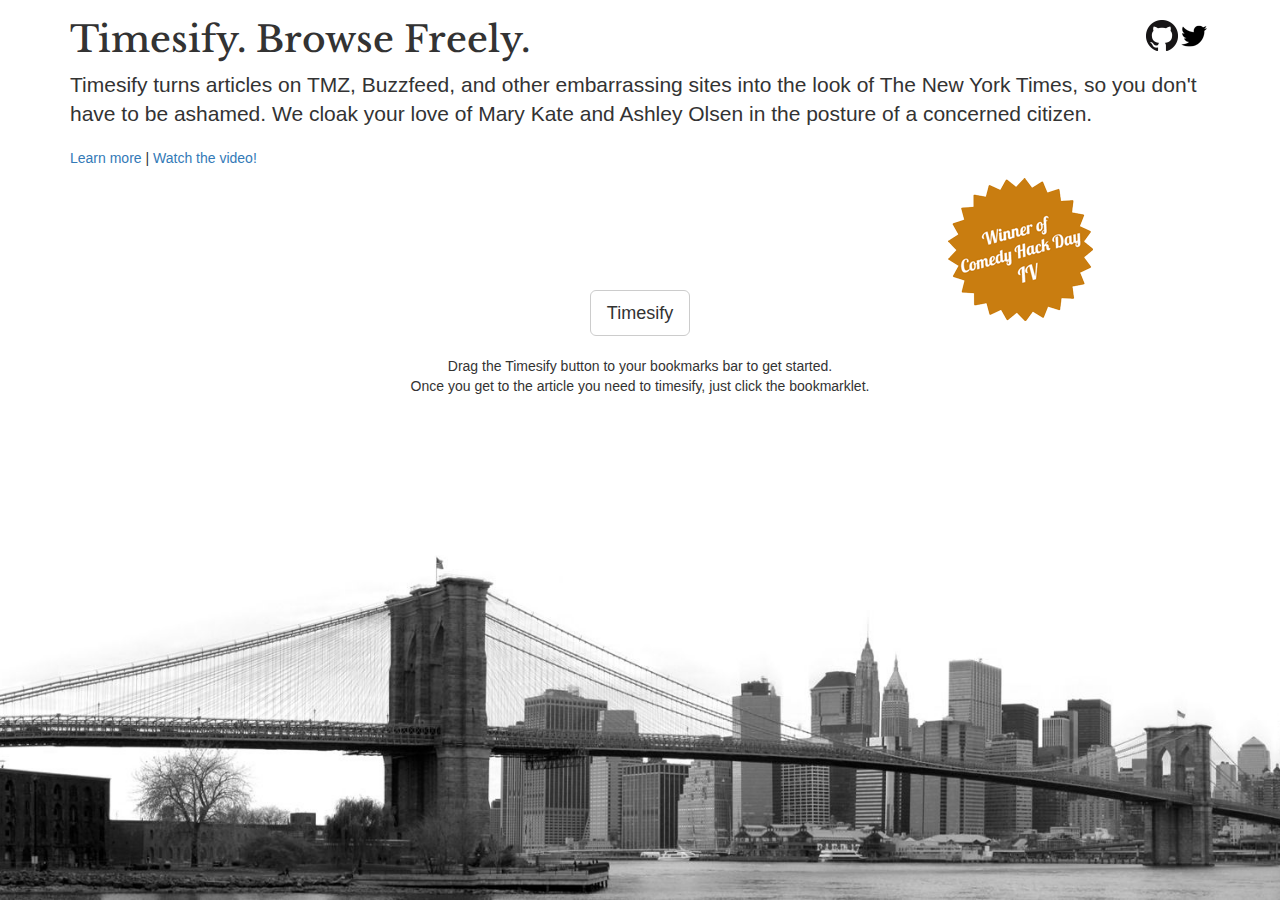
<file: index.html>
<!DOCTYPE html>
<!--[if lt IE 7]>      <html class="no-js lt-ie9 lt-ie8 lt-ie7"> <![endif]-->
<!--[if IE 7]>         <html class="no-js lt-ie9 lt-ie8"> <![endif]-->
<!--[if IE 8]>         <html class="no-js lt-ie9"> <![endif]-->
<!--[if gt IE 8]><!--> <html class="no-js"> <!--<![endif]-->
<head>
    <meta charset="utf-8">
    <meta http-equiv="X-UA-Compatible" content="IE=edge">
    <title>Timesify</title>
    <meta name="description" content="">
    <meta name="viewport" content="width=device-width, initial-scale=1">
    <!-- Place favicon.ico and apple-touch-icon.png in the root directory -->
    <link href='http://fonts.googleapis.com/css?family=Libre+Baskerville' rel='stylesheet' type='text/css'>
        <link rel="stylesheet" href="css/normalize.css">
        <link rel="stylesheet" href="css/main.css">
        <link rel="stylesheet" href="http://netdna.bootstrapcdn.com/bootstrap/3.1.1/css/bootstrap.min.css">
        <style>
          html {
            background: url(images/brooklyn-bridge.jpg) no-repeat center center fixed;
            -webkit-background-size: cover;
            -moz-background-size: cover;
            -o-background-size: cover;
            background-size: cover;
          }
        </style>
    </head>
    <body>
        <!--[if lt IE 7]>
        <p class="browsehappy">You are using an <strong>outdated</strong> browser. Please <a href="http://browsehappy.com/">upgrade your browser</a> to improve your experience.</p>
        <![endif]-->
        <!-- Add your site or application content here -->
        <div class="site-wrapper">
            <div class="site-wrapper-inner">
                <div class="container">
                    <div class="inner cover">
                        <a href="https://twitter.com/timesify" class="pull-right">
                        <img src="images/twitter-logo-png-black.png" >
                        </a>
                        <a href="https://github.com/dfenjves/timesify" class="pull-right">
                        <img src="images/GitHub-Mark-32px.png" >
                        </a>
                        <h1 class="cover-heading">Timesify. Browse Freely.</h1>
                        <p class="lead">
                          Timesify turns articles on TMZ, Buzzfeed, and other embarrassing sites into the look of The New York Times, so you don't have to be ashamed. We cloak your love of Mary Kate and Ashley Olsen in the posture of a concerned citizen.
                        </p>
                        <p>
                          <a href="#about" data-toggle="modal" data-target="#about">
                            Learn more
                          </a>
                          | 
                          <a href="#video" data-toggle="modal" data-target="#video">
                            Watch the video!
                          </a>
                        </p>
                    </div>
                    <div class="row">
                        <div class="col-xs-3">
                        </div>
                        <div class="col-xs-6 align-center">
                            <p class="lead">
                            <a href="javascript:window.location='http://www.timesify.com/go.html?url='+window.location.href;" class="btn btn-lg btn-default">Timesify</a>
                            </p>
                            <p>Drag the Timesify button to your bookmarks bar to get started.
                            <br />
                            Once you get to the article you need to timesify, just click the bookmarklet.
                            </p>
                        </div>
                        <div class="col-xs-3">
                            <a href="http://www.comedyhackday.org/nyc/" class="pull-left" id="starburst">
                              <img src="images/starburst2.png" alt="Winner of Comedy Hack Day 4">
                            </a>
                        </div>
                    </div>
                    <div class="mastfoot">
                        <div class="inner">
                        </div>
                    </div>
                </div>
            </div>
        </div>

        <!-- Modal -->
        <div class="modal fade" id="about" tabindex="-1" role="dialog" aria-labelledby="about" aria-hidden="true">
          <div class="modal-dialog">
            <div class="modal-content">
              <div class="modal-header">
                <button type="button" class="close" data-dismiss="modal" aria-hidden="true">&times;</button>
                <h4 class="modal-title" id="myModalLabel">About Timesify</h4>
              </div>
              <div class="modal-body">
                <h4>What It Is:</h4>
                <p>
                  Timesify hides embarrassing articles — the ones you're reading all the time (Gawker, TMZ, Upworthy, et al.) — and gives them the appearance of being a New York Times article. You read about butt injections, but look like you give a damn. 
                </p>

                <h4>How to Use It:</h4>
                <p>
                  On the Timesify homepage, drag the box that says "Timesify" to your bookmark bar. Any time you're on an article you'd like to Timesify, just click the Timesify bookmarklet. Family and friends will instantly think you're smarter than you are. 
                </p>

                <p>
                  The text of the embarrassing article will be found on a page that appears to be the New York Times with a headline and photo from a New York Times article (always selected from the most recent articles the Times has published, using the Open Times API from Mashery). 
                </p>

                <p>
                  At the start of the text there is a small section called in case you missed it that will summarize the article you are pretending to read in one to two sentences. That way if anyone asks you what you're reading about, you can tell them exactly what that article you aren't reading is about. Go ahead and read that no matter what. That might be the most news you read this week.
                </p>

                <p>
                  If you'd like to see the images from the embarrassing article, just click the ad in the right-hand bar of the Timesified article and the ad will turn into the images from the article. Click it again to see the next photo on the page in case of listicle. 
                </p>

                <p>
                  Go forth. Pretend to be something better than you are.
                </p>
              </div>
              <div class="modal-footer">
                Made by <a href="https://twitter.com/dfenjves" target="_blank">@dfenjves</a>, <a href="https://twitter.com/dlukenelson" target="_blank">@dlukenelson</a>, and <a href="https://twitter.com/kitopastorino" target="_blank">@kitopastorino</a>.
              </div>
            </div>
          </div>
        </div>

        <div class="modal fade" id="video" tabindex="-1" role="dialog" aria-labelledby="video" aria-hidden="true">
          <div class="modal-dialog">
            <div class="modal-content">
              <div class="modal-header">
                <button type="button" class="close" data-dismiss="modal" aria-hidden="true">&times;</button>
                <h4 class="modal-title" id="myModalLabel">Timesify</h4>
              </div>
              <div class="modal-body">
                <iframe width="560" height="315" src="http://www.youtube.com/embed/B8KkKmMsy1g?rel=0" frameborder="0" allowfullscreen></iframe>
              </div>
            </div>
          </div>
        </div>

        <script src="http://ajax.googleapis.com/ajax/libs/jquery/1.10.2/jquery.min.js"></script>
        <script src="http://netdna.bootstrapcdn.com/bootstrap/3.1.1/js/bootstrap.min.js"></script>
        <!-- Google Analytics: change UA-XXXXX-X to be your site's ID. -->
        <script>
          (function(b,o,i,l,e,r){b.GoogleAnalyticsObject=l;b[l]||(b[l]=
          function(){(b[l].q=b[l].q||[]).push(arguments)});b[l].l=+new Date;
          e=o.createElement(i);r=o.getElementsByTagName(i)[0];
          e.src='//www.google-analytics.com/analytics.js';
          r.parentNode.insertBefore(e,r)}(window,document,'script','ga'));
          ga('create','UA-51919376-1', 'timesify.com');ga('send','pageview');
        </script>
    </body>
</html>
</file>
<file: css/main.css>
/*! HTML5 Boilerplate v4.3.0 | MIT License | http://h5bp.com/ */

/*
 * What follows is the result of much research on cross-browser styling.
 * Credit left inline and big thanks to Nicolas Gallagher, Jonathan Neal,
 * Kroc Camen, and the H5BP dev community and team.
 */

/* ==========================================================================
   Base styles: opinionated defaults
   ========================================================================== */

html,
button,
input,
select,
textarea {
    color: #222;
}

html {
    font-size: 1em;
    line-height: 1.4;
}

/*
 * Remove text-shadow in selection highlight: h5bp.com/i
 * These selection rule sets have to be separate.
 * Customize the background color to match your design.
 */

::-moz-selection {
    background: #b3d4fc;
    text-shadow: none;
}

::selection {
    background: #b3d4fc;
    text-shadow: none;
}

/*
 * A better looking default horizontal rule
 */

hr {
    display: block;
    height: 1px;
    border: 0;
    border-top: 1px solid #ccc;
    margin: 1em 0;
    padding: 0;
}

/*
 * Remove the gap between images, videos, audio and canvas and the bottom of
 * their containers: h5bp.com/i/440
 */

audio,
canvas,
img,
video {
    vertical-align: middle;
}

/*
 * Remove default fieldset styles.
 */

fieldset {
    border: 0;
    margin: 0;
    padding: 0;
}

/*
 * Allow only vertical resizing of textareas.
 */

textarea {
    resize: vertical;
}

/* ==========================================================================
   Browse Happy prompt
   ========================================================================== */

.browsehappy {
    margin: 0.2em 0;
    background: #ccc;
    color: #000;
    padding: 0.2em 0;
}

/* ==========================================================================
   Author's custom styles
   ========================================================================== */

















/* ==========================================================================
   Helper classes
   ========================================================================== */

/*
 * Image replacement
 */

.ir {
    background-color: transparent;
    border: 0;
    overflow: hidden;
    /* IE 6/7 fallback */
    *text-indent: -9999px;
}

.ir:before {
    content: "";
    display: block;
    width: 0;
    height: 150%;
}

/*
 * Hide from both screenreaders and browsers: h5bp.com/u
 */

.hidden {
    display: none !important;
    visibility: hidden;
}

/*
 * Hide only visually, but have it available for screenreaders: h5bp.com/v
 */

.visuallyhidden {
    border: 0;
    clip: rect(0 0 0 0);
    height: 1px;
    margin: -1px;
    overflow: hidden;
    padding: 0;
    position: absolute;
    width: 1px;
}

/*
 * Extends the .visuallyhidden class to allow the element to be focusable
 * when navigated to via the keyboard: h5bp.com/p
 */

.visuallyhidden.focusable:active,
.visuallyhidden.focusable:focus {
    clip: auto;
    height: auto;
    margin: 0;
    overflow: visible;
    position: static;
    width: auto;
}

/*
 * Hide visually and from screenreaders, but maintain layout
 */

.invisible {
    visibility: hidden;
}

/*
 * Clearfix: contain floats
 *
 * For modern browsers
 * 1. The space content is one way to avoid an Opera bug when the
 *    `contenteditable` attribute is included anywhere else in the document.
 *    Otherwise it causes space to appear at the top and bottom of elements
 *    that receive the `clearfix` class.
 * 2. The use of `table` rather than `block` is only necessary if using
 *    `:before` to contain the top-margins of child elements.
 */

.clearfix:before,
.clearfix:after {
    content: " "; /* 1 */
    display: table; /* 2 */
}

.clearfix:after {
    clear: both;
}

/*
 * For IE 6/7 only
 * Include this rule to trigger hasLayout and contain floats.
 */

.clearfix {
    *zoom: 1;
}

/* ==========================================================================
   EXAMPLE Media Queries for Responsive Design.
   These examples override the primary ('mobile first') styles.
   Modify as content requires.
   ========================================================================== */

@media only screen and (min-width: 35em) {
    /* Style adjustments for viewports that meet the condition */
}

@media print,
       (-o-min-device-pixel-ratio: 5/4),
       (-webkit-min-device-pixel-ratio: 1.25),
       (min-resolution: 120dpi) {
    /* Style adjustments for high resolution devices */
}

/* ==========================================================================
   Print styles.
   Inlined to avoid required HTTP connection: h5bp.com/r
   ========================================================================== */

@media print {
    * {
        background: transparent !important;
        color: #000 !important; /* Black prints faster: h5bp.com/s */
        box-shadow: none !important;
        text-shadow: none !important;
    }

    a,
    a:visited {
        text-decoration: underline;
    }

    a[href]:after {
        content: " (" attr(href) ")";
    }

    abbr[title]:after {
        content: " (" attr(title) ")";
    }

    /*
     * Don't show links for images, or javascript/internal links
     */

    .ir a:after,
    a[href^="javascript:"]:after,
    a[href^="#"]:after {
        content: "";
    }

    pre,
    blockquote {
        border: 1px solid #999;
        page-break-inside: avoid;
    }

    thead {
        display: table-header-group; /* h5bp.com/t */
    }

    tr,
    img {
        page-break-inside: avoid;
    }

    img {
        max-width: 100% !important;
    }

    @page {
        margin: 0.5cm;
    }

    p,
    h2,
    h3 {
        orphans: 3;
        widows: 3;
    }

    h2,
    h3 {
        page-break-after: avoid;
    }
}

h1.cover-heading {
  font-family: 'Libre Baskerville', serif;
}
.align-center {
  margin-top: 8em;
  text-align: center;
}
</file>
